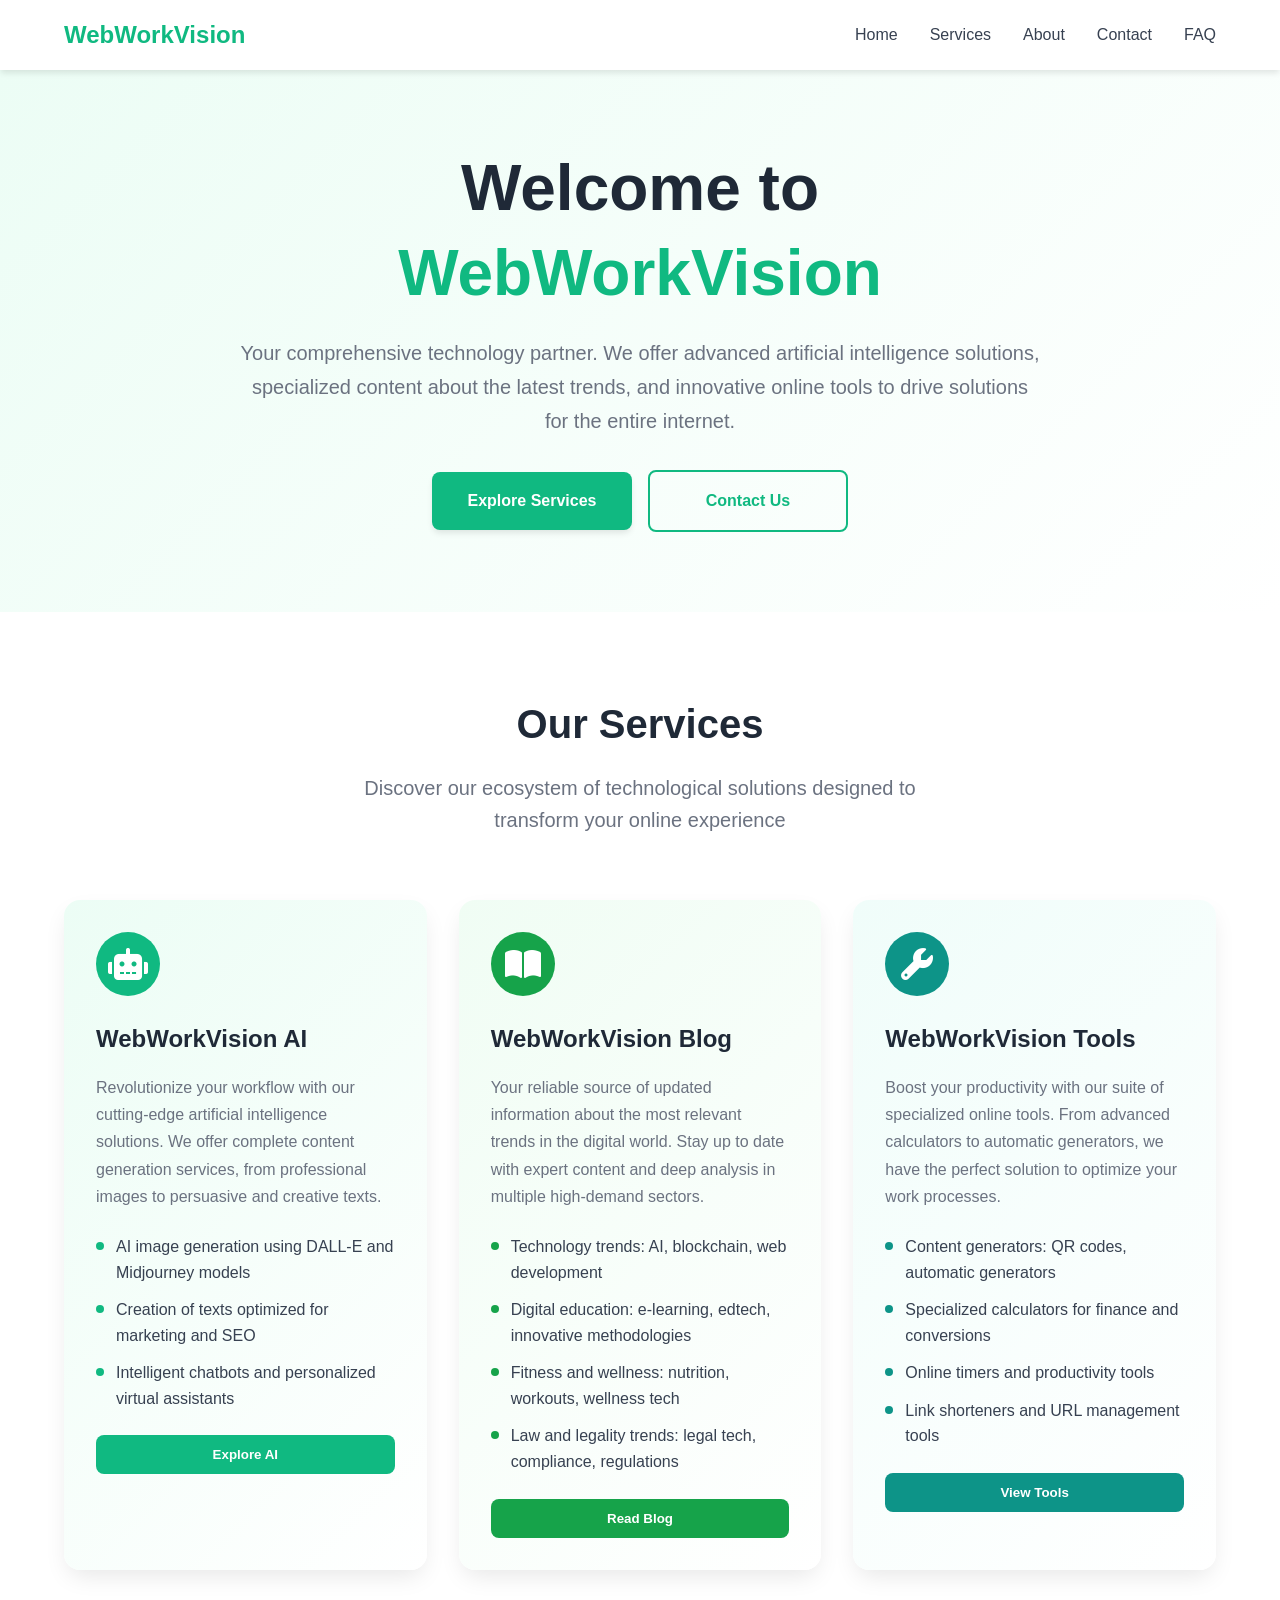
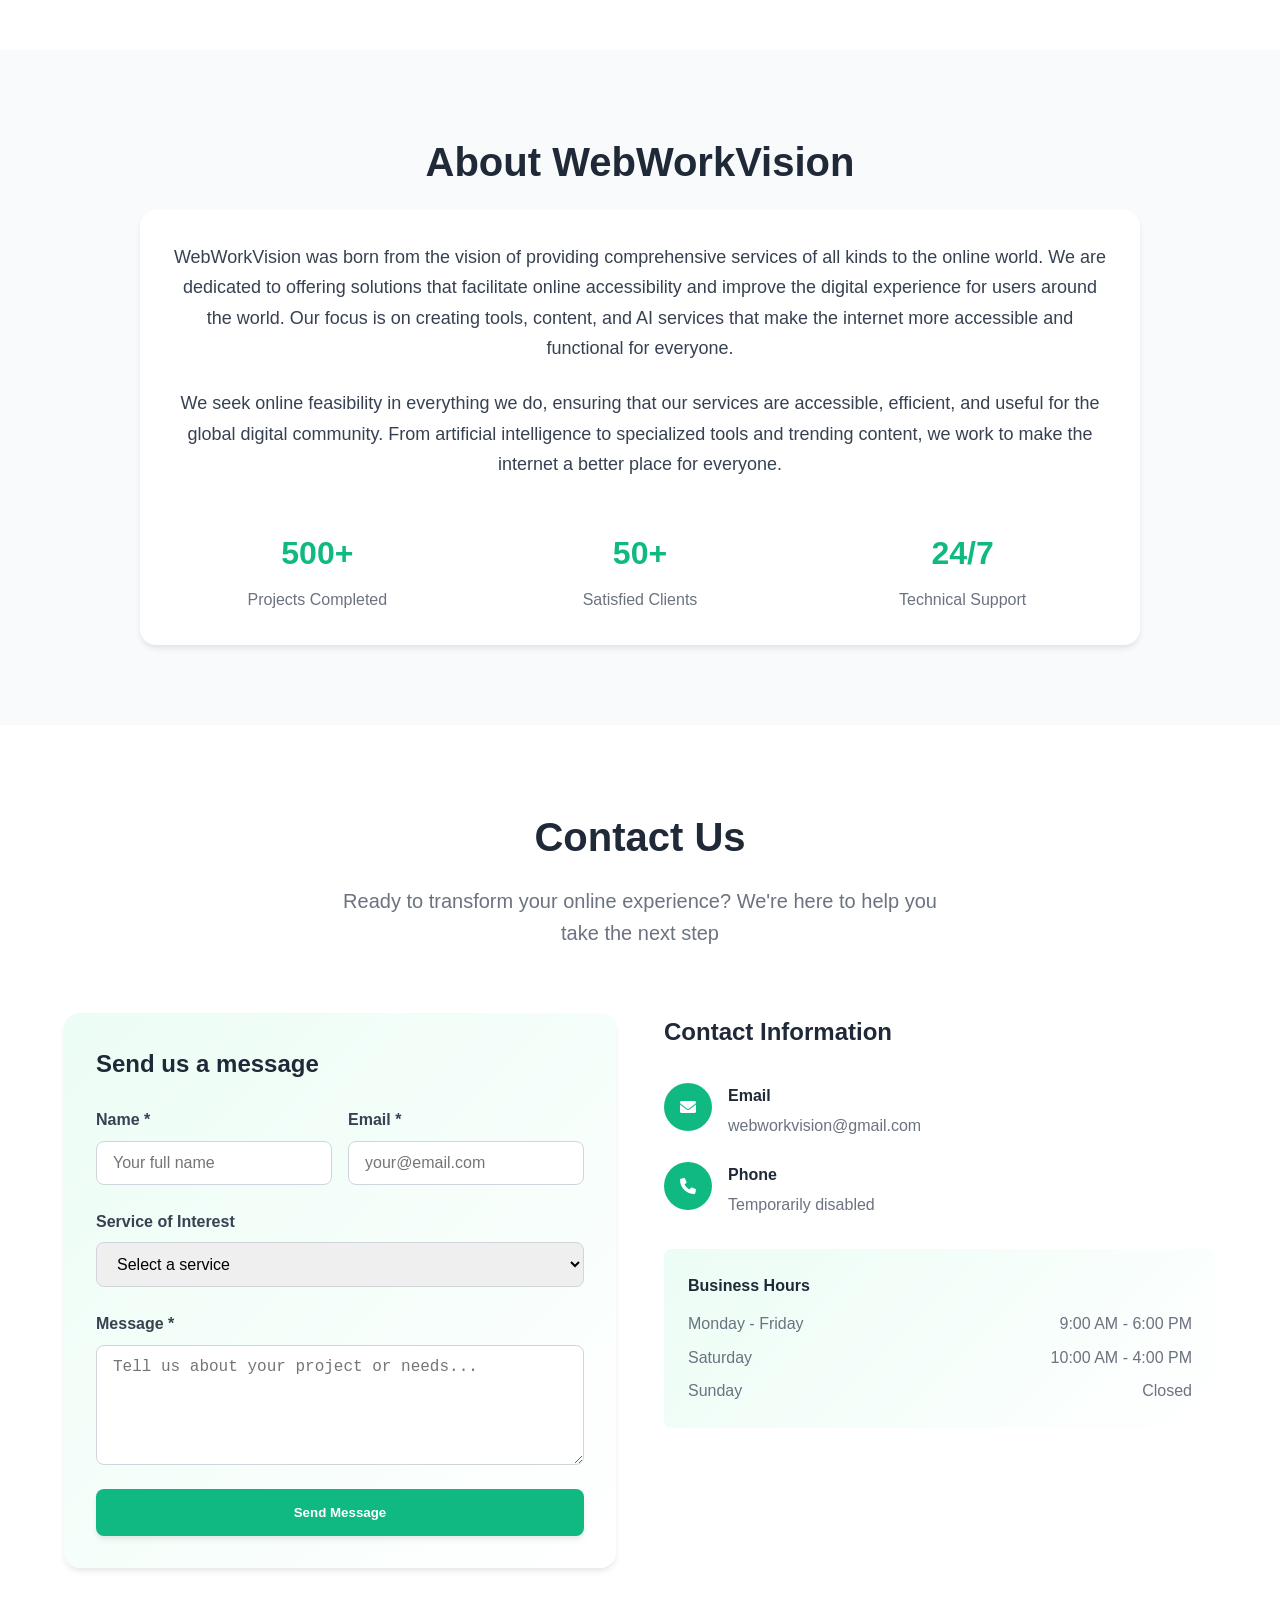
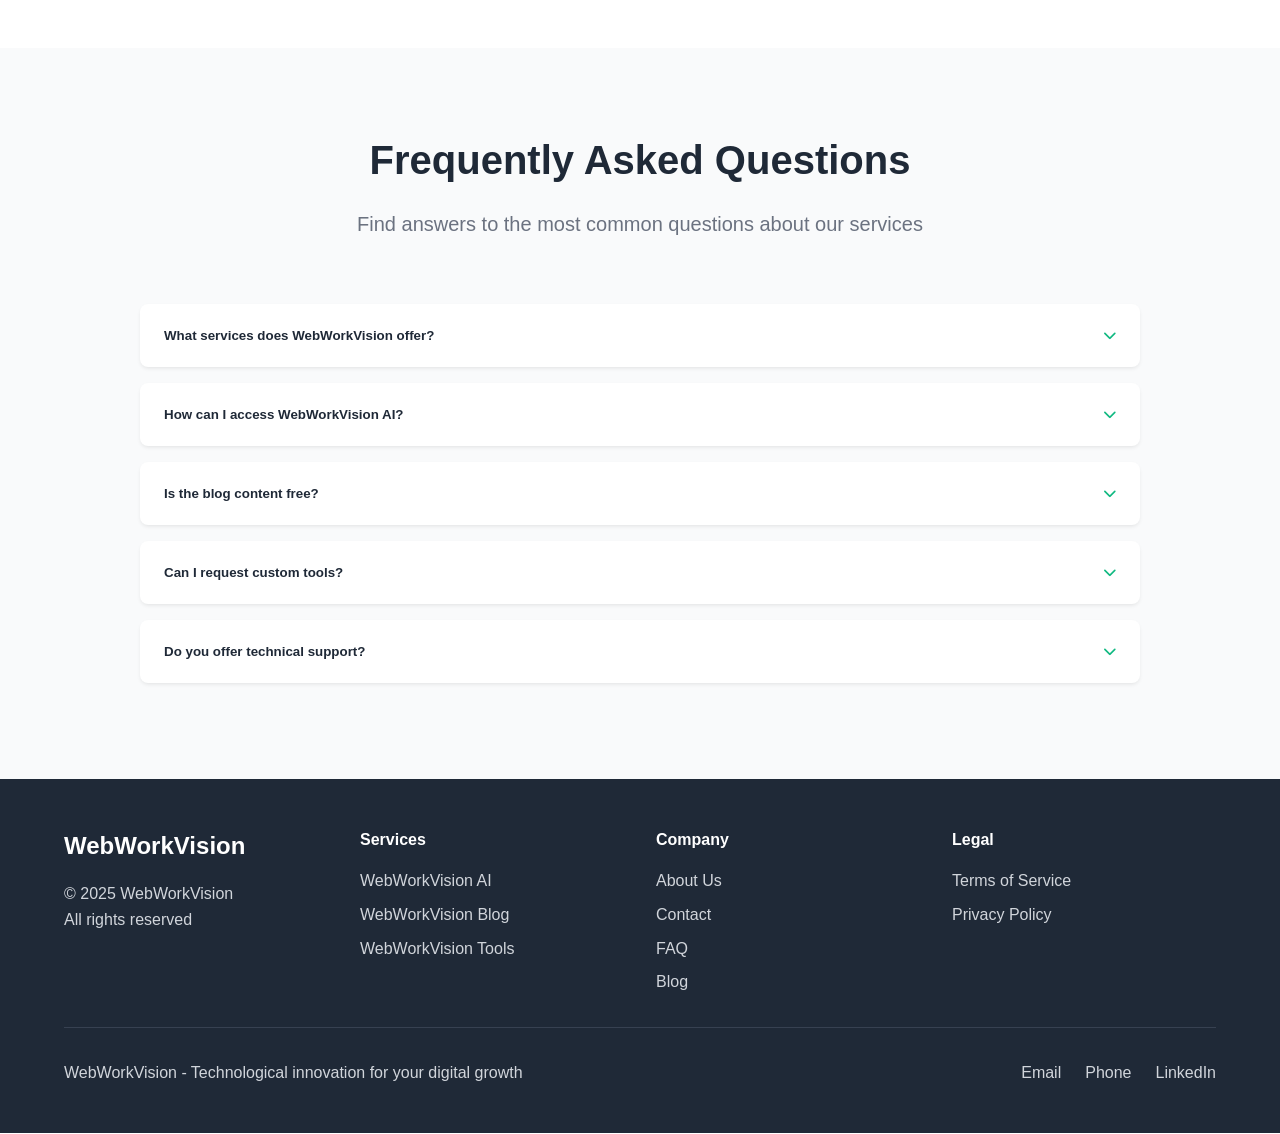
<file: index.html>
<!DOCTYPE html>
<html lang="en">
<head>

<!-- Google tag (gtag.js) -->
<script async src="https://www.googletagmanager.com/gtag/js?id=G-0BDZXG0P7C"></script>
<script>
  window.dataLayer = window.dataLayer || [];
  function gtag(){dataLayer.push(arguments);}
  gtag('js', new Date());

  gtag('config', 'G-0BDZXG0P7C');
</script>

<!-- adsense -->
<script async src="https://pagead2.googlesyndication.com/pagead/js/adsbygoogle.js?client=ca-pub-8509841319706096"
     crossorigin="anonymous"></script>





    <meta charset="UTF-8">
    <meta name="viewport" content="width=device-width, initial-scale=1.0">
    <title>WebWorkVision - Corporate Website</title>
    <link rel="stylesheet" href="styles.css">
    <link href="https://cdnjs.cloudflare.com/ajax/libs/font-awesome/6.0.0/css/all.min.css" rel="stylesheet">
</head>
<body>
    <!-- Header -->
    <header class="header">
        <nav class="nav">
            <div class="nav-container">
                <div class="nav-content">
                    <div class="logo">WebWorkVision</div>
                    
                    <!-- Desktop Menu -->
                    <div class="nav-menu">
                        <a href="#home" class="nav-link">Home</a>
                        <a href="#services" class="nav-link">Services</a>
                        <a href="#about" class="nav-link">About</a>
                        <a href="#contact" class="nav-link">Contact</a>
                        <a href="#faq" class="nav-link">FAQ</a>
                    </div>

                    <!-- Mobile menu button -->
                    <button class="mobile-menu-btn" id="mobileMenuBtn">
                        <i class="fas fa-bars" id="menuIcon"></i>
                    </button>
                </div>

                <!-- Mobile Menu -->
                <div class="mobile-menu" id="mobileMenu">
                    <a href="#home" class="mobile-nav-link">Home</a>
                    <a href="#services" class="mobile-nav-link">Services</a>
                    <a href="#about" class="mobile-nav-link">About</a>
                    <a href="#contact" class="mobile-nav-link">Contact</a>
                    <a href="#faq" class="mobile-nav-link">FAQ</a>
                </div>
            </div>
        </nav>
    </header>

    <!-- Hero Section -->
    <section id="home" class="hero">
        <div class="container">
            <div class="hero-content">
                <h1 class="hero-title">
                    Welcome to
                    <span class="hero-title-accent">WebWorkVision</span>
                </h1>
                <p class="hero-description">
                    Your comprehensive technology partner. We offer advanced artificial intelligence solutions, 
                    specialized content about the latest trends, and innovative online tools 
                    to drive solutions for the entire internet.
                </p>
                <div class="hero-buttons">
                    <a href="#services" class="btn btn-primary">Explore Services</a>
                    <a href="#contact" class="btn btn-secondary">Contact Us</a>
                </div>
            </div>
        </div>
    </section>

    <!-- Services Section -->
    <section id="services" class="services">
        <div class="container">
            <div class="section-header">
                <h2 class="section-title">Our Services</h2>
                <p class="section-description">
                    Discover our ecosystem of technological solutions designed to transform your online experience
                </p>
            </div>

            <div class="services-grid">
                <!-- WebWorkVision AI -->
                <div class="service-card ai-card">
                    <div class="service-icon ai-icon">
                        <i class="fas fa-robot"></i>
                    </div>
                    <h3 class="service-title">WebWorkVision AI</h3>
                    <p class="service-description">
                        Revolutionize your workflow with our cutting-edge artificial intelligence solutions. 
                        We offer complete content generation services, from professional images to 
                        persuasive and creative texts.
                    </p>
                    <div class="service-features">
                        <div class="feature">
                            <div class="feature-dot ai-dot"></div>
                            <span>AI image generation using DALL-E and Midjourney models</span>
                        </div>
                        <div class="feature">
                            <div class="feature-dot ai-dot"></div>
                            <span>Creation of texts optimized for marketing and SEO</span>
                        </div>
                        <div class="feature">
                            <div class="feature-dot ai-dot"></div>
                            <span>Intelligent chatbots and personalized virtual assistants</span>
                        </div>
                    </div>
                    <a href="https://ai.webworkvision.online"><button class="service-btn ai-btn">Explore AI</button></a>
                </div>

                <!-- WebWorkVision Blog -->
                <div class="service-card blog-card">
                    <div class="service-icon blog-icon">
                        <i class="fas fa-book-open"></i>
                    </div>
                    <h3 class="service-title">WebWorkVision Blog</h3>
                    <p class="service-description">
                        Your reliable source of updated information about the most relevant trends in the digital world. 
                        Stay up to date with expert content and deep analysis in multiple high-demand sectors.
                    </p>
                    <div class="service-features">
                        <div class="feature">
                            <div class="feature-dot blog-dot"></div>
                            <span>Technology trends: AI, blockchain, web development</span>
                        </div>
                        <div class="feature">
                            <div class="feature-dot blog-dot"></div>
                            <span>Digital education: e-learning, edtech, innovative methodologies</span>
                        </div>
                        <div class="feature">
                            <div class="feature-dot blog-dot"></div>
                            <span>Fitness and wellness: nutrition, workouts, wellness tech</span>
                        </div>
                        <div class="feature">
                            <div class="feature-dot blog-dot"></div>
                            <span>Law and legality trends: legal tech, compliance, regulations</span>
                        </div>
                    </div>
                    <a href="https://blog.webworkvision.online"><button class="service-btn blog-btn">Read Blog</button></a>
                </div>

                <!-- WebWorkVision Tools -->
                <div class="service-card tools-card">
                    <div class="service-icon tools-icon">
                        <i class="fas fa-wrench"></i>
                    </div>
                    <h3 class="service-title">WebWorkVision Tools</h3>
                    <p class="service-description">
                        Boost your productivity with our suite of specialized online tools. 
                        From advanced calculators to automatic generators, we have the perfect solution 
                        to optimize your work processes.
                    </p>
                    <div class="service-features">
                        <div class="feature">
                            <div class="feature-dot tools-dot"></div>
                            <span>Content generators: QR codes, automatic generators</span>
                        </div>
                        <div class="feature">
                            <div class="feature-dot tools-dot"></div>
                            <span>Specialized calculators for finance and conversions</span>
                        </div>
                        <div class="feature">
                            <div class="feature-dot tools-dot"></div>
                            <span>Online timers and productivity tools</span>
                        </div>
                        <div class="feature">
                            <div class="feature-dot tools-dot"></div>
                            <span>Link shorteners and URL management tools</span>
                        </div>
                    </div>
                    <button class="service-btn tools-btn">View Tools</button>
                </div>
            </div>
        </div>
    </section>

    <!-- About Us Section -->
    <section id="about" class="about">
        <div class="container">
            <div class="about-content">
                <h2 class="section-title">About WebWorkVision</h2>
                <div class="about-card">
                    <p class="about-text">
                        WebWorkVision was born from the vision of providing comprehensive services of all kinds to the online world. 
                        We are dedicated to offering solutions that facilitate online accessibility and improve the digital experience 
                        for users around the world. Our focus is on creating tools, content, and AI services that make the internet 
                        more accessible and functional for everyone.
                    </p>
                    <p class="about-text">
                        We seek online feasibility in everything we do, ensuring that our services are accessible, efficient, and 
                        useful for the global digital community. From artificial intelligence to specialized tools and trending content, 
                        we work to make the internet a better place for everyone.
                    </p>
                    <div class="stats-grid">
                        <div class="stat">
                            <div class="stat-number">500+</div>
                            <div class="stat-label">Projects Completed</div>
                        </div>
                        <div class="stat">
                            <div class="stat-number">50+</div>
                            <div class="stat-label">Satisfied Clients</div>
                        </div>
                        <div class="stat">
                            <div class="stat-number">24/7</div>
                            <div class="stat-label">Technical Support</div>
                        </div>
                    </div>
                </div>
            </div>
        </div>
    </section>

    <!-- Contact Section -->
    <section id="contact" class="contact">
        <div class="container">
            <div class="section-header">
                <h2 class="section-title">Contact Us</h2>
                <p class="section-description">
                    Ready to transform your online experience? We're here to help you take the next step
                </p>
            </div>

            <div class="contact-grid">
                <!-- Contact Form -->
                <div class="contact-form-container">
                    <h3 class="form-title">Send us a message</h3>
                    <form action="https://formsubmit.co/webworkvision@gmail.com" method="POST" class="contact-form">
                        <input type="hidden" name="_captcha" value="false">
                        <input type="hidden" name="_next" value="https://webworkvision.com/thanks">
                        
                        <div class="form-row">
                            <div class="form-group">
                                <label class="form-label">Name *</label>
                                <input type="text" name="name" required class="form-input" placeholder="Your full name">
                            </div>
                            <div class="form-group">
                                <label class="form-label">Email *</label>
                                <input type="email" name="email" required class="form-input" placeholder="your@email.com">
                            </div>
                        </div>
                        
                        <div class="form-group">
                            <label class="form-label">Service of Interest</label>
                            <select name="service" class="form-select">
                                <option value="">Select a service</option>
                                <option value="WebWorkVision AI">WebWorkVision AI</option>
                                <option value="WebWorkVision Blog">WebWorkVision Blog</option>
                                <option value="WebWorkVision Tools">WebWorkVision Tools</option>
                                <option value="General Inquiry">General Inquiry</option>
                            </select>
                        </div>
                        
                        <div class="form-group">
                            <label class="form-label">Message *</label>
                            <textarea name="message" required rows="5" class="form-textarea" placeholder="Tell us about your project or needs..."></textarea>
                        </div>
                        
                        <button type="submit" class="form-submit">Send Message</button>
                    </form>
                </div>

                <!-- Contact Info -->
                <div class="contact-info">
                    <h3 class="contact-info-title">Contact Information</h3>
                    <div class="contact-details">
                        <div class="contact-item">
                            <div class="contact-icon">
                                <i class="fas fa-envelope"></i>
                            </div>
                            <div class="contact-text">
                                <h4>Email</h4>
                                <p>webworkvision@gmail.com</p>
                            </div>
                        </div>
                        
                        <div class="contact-item">
                            <div class="contact-icon">
                                <i class="fas fa-phone"></i>
                            </div>
                            <div class="contact-text">
                                <h4>Phone</h4>
                                <p>Temporarily disabled</p>
                            </div>
                        </div>
                    </div>

                    <div class="business-hours">
                        <h4>Business Hours</h4>
                        <div class="hours-list">
                            <div class="hours-item">
                                <span>Monday - Friday</span>
                                <span>9:00 AM - 6:00 PM</span>
                            </div>
                            <div class="hours-item">
                                <span>Saturday</span>
                                <span>10:00 AM - 4:00 PM</span>
                            </div>
                            <div class="hours-item">
                                <span>Sunday</span>
                                <span>Closed</span>
                            </div>
                        </div>
                    </div>
                </div>
            </div>
        </div>
    </section>

    <!-- FAQ Section -->
    <section id="faq" class="faq">
        <div class="container">
            <div class="section-header">
                <h2 class="section-title">Frequently Asked Questions</h2>
                <p class="section-description">
                    Find answers to the most common questions about our services
                </p>
            </div>

            <div class="faq-container">
                <div class="faq-item">
                    <button class="faq-question">
                        <span>What services does WebWorkVision offer?</span>
                        <i class="fas fa-chevron-down faq-icon"></i>
                    </button>
                    <div class="faq-answer">
                        <p>We offer three main services: WebWorkVision AI for artificial intelligence solutions, WebWorkVision Blog for trending content, and WebWorkVision Tools for specialized online tools.</p>
                    </div>
                </div>

                <div class="faq-item">
                    <button class="faq-question">
                        <span>How can I access WebWorkVision AI?</span>
                        <i class="fas fa-chevron-down faq-icon"></i>
                    </button>
                    <div class="faq-answer">
                        <p>You can access our AI services by contacting us through the form on this page or sending an email to webworkvision@gmail.com. We offer personalized plans according to your needs.</p>
                    </div>
                </div>

                <div class="faq-item">
                    <button class="faq-question">
                        <span>Is the blog content free?</span>
                        <i class="fas fa-chevron-down faq-icon"></i>
                    </button>
                    <div class="faq-answer">
                        <p>Yes, our blog offers free content about the latest trends in technology, education, fitness, law and legality. We also have premium subscriptions for exclusive content and deeper analysis.</p>
                    </div>
                </div>

                <div class="faq-item">
                    <button class="faq-question">
                        <span>Can I request custom tools?</span>
                        <i class="fas fa-chevron-down faq-icon"></i>
                    </button>
                    <div class="faq-answer">
                        <p>Absolutely. Our WebWorkVision Tools team can develop custom online tools according to your specific requirements. Contact us to discuss your project.</p>
                    </div>
                </div>

                <div class="faq-item">
                    <button class="faq-question">
                        <span>Do you offer technical support?</span>
                        <i class="fas fa-chevron-down faq-icon"></i>
                    </button>
                    <div class="faq-answer">
                        <p>Yes, we provide complete technical support for all our services. You can contact us by email or through our support ticket system.</p>
                    </div>
                </div>

               
            </div>
        </div>
    </section>

    <!-- Footer -->
    <footer class="footer">
        <div class="container">
            <div class="footer-grid">
                <div class="footer-section">
                    <h3 class="footer-title">WebWorkVision</h3>
                    <div class="footer-text">
                        <p>© 2025 WebWorkVision</p>
                        <p>All rights reserved</p>
                    </div>
                </div>
                
                <div class="footer-section">
                    <h4 class="footer-heading">Services</h4>
                    <ul class="footer-links">
                        <li><a href="#">WebWorkVision AI</a></li>
                        <li><a href="#">WebWorkVision Blog</a></li>
                        <li><a href="#">WebWorkVision Tools</a></li>
                    </ul>
                </div>
                
                <div class="footer-section">
                    <h4 class="footer-heading">Company</h4>
                    <ul class="footer-links">
                        <li><a href="#about">About Us</a></li>
                        <li><a href="#contact">Contact</a></li>
                        <li><a href="#faq">FAQ</a></li>
                        <li><a href="#">Blog</a></li>
                    </ul>
                </div>
                
                <div class="footer-section">
                    <h4 class="footer-heading">Legal</h4>
                    <ul class="footer-links">
                        <li><a href="terminos.html">Terms of Service</a></li>
                        <li><a href="politica.html">Privacy Policy</a></li>
                    </ul>
                </div>
            </div>
            
            <div class="footer-bottom">
                <div class="footer-bottom-content">
                    <p class="footer-bottom-text">
                        WebWorkVision - Technological innovation for your digital growth
                    </p>
                    <div class="footer-bottom-links">
                        <a href="mailto:webworkvision@gmail.com">Email</a>
                        <a href="#">Phone</a>
                        <a href="#">LinkedIn</a>
                    </div>
                </div>
            </div>
        </div>
    </footer>

    <script src="script.js"></script>
</body>
</html>
</file>
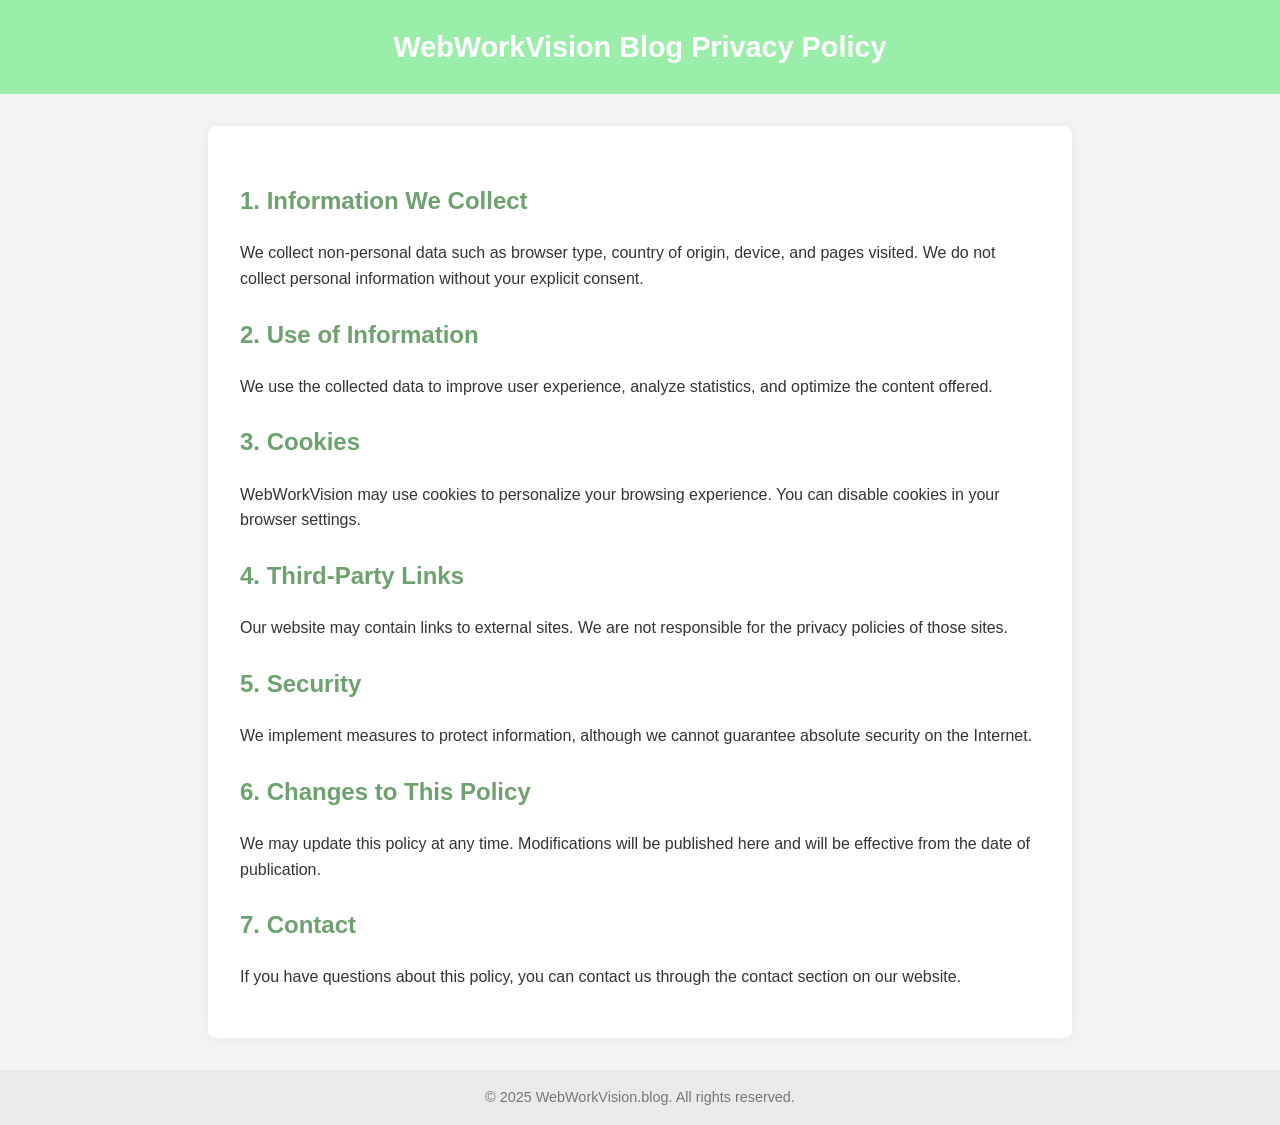
<file: politica.html>
<!DOCTYPE html>
<html lang="es">
<head>
  <meta charset="UTF-8" />
  <meta name="viewport" content="width=device-width, initial-scale=1.0"/>
  <title>Privacy of Policy | WebWorkVision blog</title>
<link rel="icon" href="/favicon.jpeg" type="image/x-icon" />

<link rel="canonical" href="https://webworkvision.online/politica.html" />


  <style>
    body {
      margin: 0;
      font-family: "Segoe UI", sans-serif;
      background-color: #f4f4f4;
      color: #333;
      line-height: 1.6;
    }

    header {
      background-color: #9beeaa;
      color: #fff;
      padding: 1.5rem;
      text-align: center;
    }

    header h1 {
      margin: 0;
      font-size: 1.8rem;
    }

    main {
      max-width: 800px;
      margin: 2rem auto;
      background: #fff;
      padding: 2rem;
      border-radius: 8px;
      box-shadow: 0 0 15px rgba(0,0,0,0.05);
    }

    h2 {
      color: #6da16e;
      margin-top: 1.5rem;
    }

    p {
      margin-bottom: 1rem;
    }

    footer {
      text-align: center;
      padding: 1rem;
      font-size: 0.9rem;
      color: #777;
      background: #eaeaea;
      margin-top: 2rem;
    }

    @media (max-width: 600px) {
      main {
        padding: 1.2rem;
        margin: 1rem;
      }

      header h1 {
        font-size: 1.4rem;
      }
    }
  </style>
</head>
<body>
  <header>
    <h1>WebWorkVision Blog Privacy Policy</h1>
  </header>

  <main>
    <h2>1. Information We Collect</h2>
    <p>We collect non-personal data such as browser type, country of origin, device, and pages visited. We do not collect personal information without your explicit consent.</p>

    <h2>2. Use of Information</h2>
    <p>We use the collected data to improve user experience, analyze statistics, and optimize the content offered.</p>

    <h2>3. Cookies</h2>
    <p>WebWorkVision may use cookies to personalize your browsing experience. You can disable cookies in your browser settings.</p>

    <h2>4. Third-Party Links</h2>
    <p>Our website may contain links to external sites. We are not responsible for the privacy policies of those sites.</p>

    <h2>5. Security</h2>
    <p>We implement measures to protect information, although we cannot guarantee absolute security on the Internet.</p>

    <h2>6. Changes to This Policy</h2>
    <p>We may update this policy at any time. Modifications will be published here and will be effective from the date of publication.</p>

    <h2>7. Contact</h2>
    <p>If you have questions about this policy, you can contact us through the contact section on our website.</p>
  </main>

  <footer>
    &copy; 2025 WebWorkVision.blog. All rights reserved.
  </footer>
</body>
</html>
</file>
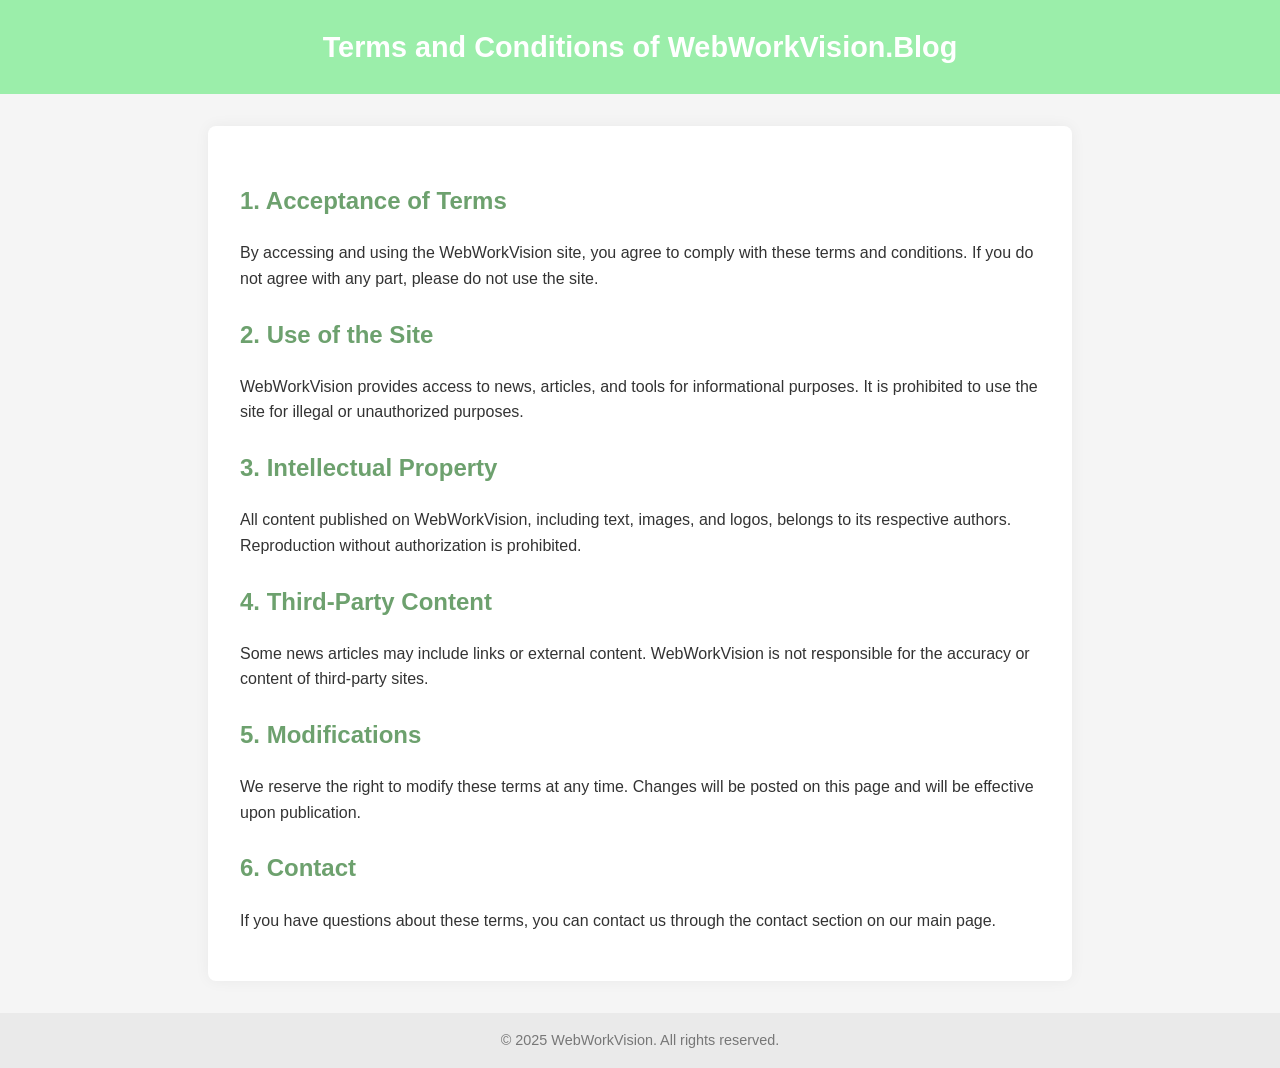
<file: terminos.html>
<!DOCTYPE html>
<html lang="es">
<head>
  <meta charset="UTF-8" />
  <meta name="viewport" content="width=device-width, initial-scale=1.0"/>
  <title>Terms and Conditions | WebWorkVision blog</title>
<link rel="icon" href="../favicon.jpeg" type="image/x-icon" />
  

<link rel="canonical" href="https://webworkvision.online/terminos.html" />

  <style>
    body {
      margin: 0;
      font-family: "Segoe UI", sans-serif;
      background-color: #f5f5f5;
      color: #333;
      line-height: 1.6;
    }

    header {
      background-color: #9beeaa;
      color: #fff;
      padding: 1.5rem;
      text-align: center;
    }

    header h1 {
      margin: 0;
      font-size: 1.8rem;
    }

    main {
      max-width: 800px;
      margin: 2rem auto;
      background: #fff;
      padding: 2rem;
      border-radius: 8px;
      box-shadow: 0 0 15px rgba(0,0,0,0.05);
    }

    h2 {
      color: #6da16e;
      margin-top: 1.5rem;
    }

    p {
      margin-bottom: 1rem;
    }

    footer {
      text-align: center;
      padding: 1rem;
      font-size: 0.9rem;
      color: #777;
      background: #eaeaea;
      margin-top: 2rem;
    }

    @media (max-width: 600px) {
      main {
        padding: 1.2rem;
        margin: 1rem;
      }

      header h1 {
        font-size: 1.4rem;
      }
    }
  </style>
</head>
<body>
  <header>
    <h1>Terms and Conditions of WebWorkVision.Blog</h1>
  </header>

  <main>
    <h2>1. Acceptance of Terms</h2>
    <p>By accessing and using the WebWorkVision site, you agree to comply with these terms and conditions. If you do not agree with any part, please do not use the site.</p>

    <h2>2. Use of the Site</h2>
    <p>WebWorkVision provides access to news, articles, and tools for informational purposes. It is prohibited to use the site for illegal or unauthorized purposes.</p>

    <h2>3. Intellectual Property</h2>
    <p>All content published on WebWorkVision, including text, images, and logos, belongs to its respective authors. Reproduction without authorization is prohibited.</p>

    <h2>4. Third-Party Content</h2>
    <p>Some news articles may include links or external content. WebWorkVision is not responsible for the accuracy or content of third-party sites.</p>

    <h2>5. Modifications</h2>
    <p>We reserve the right to modify these terms at any time. Changes will be posted on this page and will be effective upon publication.</p>

    <h2>6. Contact</h2>
    <p>If you have questions about these terms, you can contact us through the contact section on our main page.</p>
  </main>

  <footer>
    &copy; 2025 WebWorkVision. All rights reserved.
  </footer>
</body>
</html>
</file>
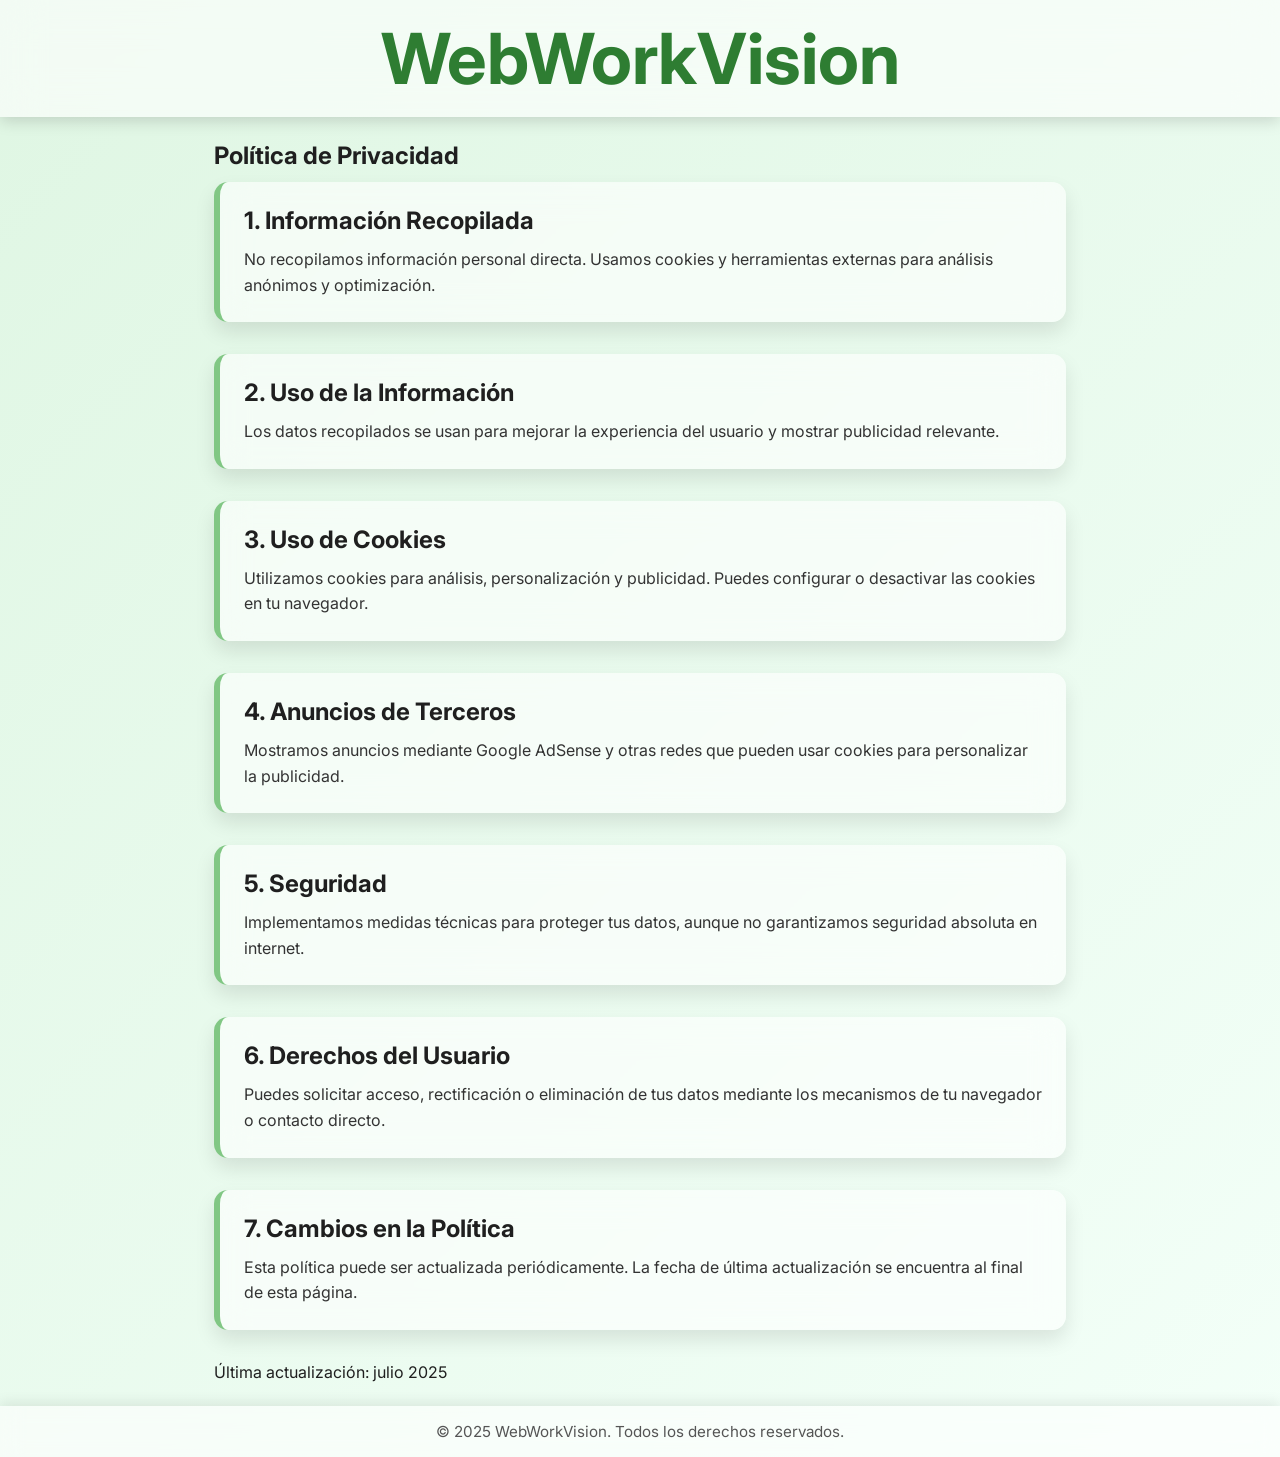
<file: docs/Documentos/politica-privacidad.html>
<!DOCTYPE html>
<html lang="es">
<head>
  <meta charset="UTF-8" />
  <meta name="viewport" content="width=device-width, initial-scale=1" />
  <title>Política de Privacidad - WebWorkVision</title>
  <link rel="stylesheet" href="styleV2.css">
</head>
<body>
  <header>
    <h1>WebWorkVision</h1>
  </header>
  <main>
    <h2 data-emoji="🔐">Política de Privacidad</h2>

    <section>
      <h2 data-emoji="📥">1. Información Recopilada</h2>
      <p>No recopilamos información personal directa. Usamos cookies y herramientas externas para análisis anónimos y optimización.</p>
    </section>

    <section>
      <h2 data-emoji="🛠️">2. Uso de la Información</h2>
      <p>Los datos recopilados se usan para mejorar la experiencia del usuario y mostrar publicidad relevante.</p>
    </section>

    <section>
      <h2 data-emoji="🍪">3. Uso de Cookies</h2>
      <p>Utilizamos cookies para análisis, personalización y publicidad. Puedes configurar o desactivar las cookies en tu navegador.</p>
    </section>

    <section>
      <h2 data-emoji="📢">4. Anuncios de Terceros</h2>
      <p>Mostramos anuncios mediante Google AdSense y otras redes que pueden usar cookies para personalizar la publicidad.</p>
    </section>

    <section>
      <h2 data-emoji="🔒">5. Seguridad</h2>
      <p>Implementamos medidas técnicas para proteger tus datos, aunque no garantizamos seguridad absoluta en internet.</p>
    </section>

    <section>
      <h2 data-emoji="🛑">6. Derechos del Usuario</h2>
      <p>Puedes solicitar acceso, rectificación o eliminación de tus datos mediante los mecanismos de tu navegador o contacto directo.</p>
    </section>

    <section>
      <h2 data-emoji="🔄">7. Cambios en la Política</h2>
      <p>Esta política puede ser actualizada periódicamente. La fecha de última actualización se encuentra al final de esta página.</p>
    </section>

    <p>Última actualización: julio 2025</p>
  </main>
  <footer>
    <p>&copy; 2025 WebWorkVision. Todos los derechos reservados.</p>
  </footer>
</body>
</html>
</file>
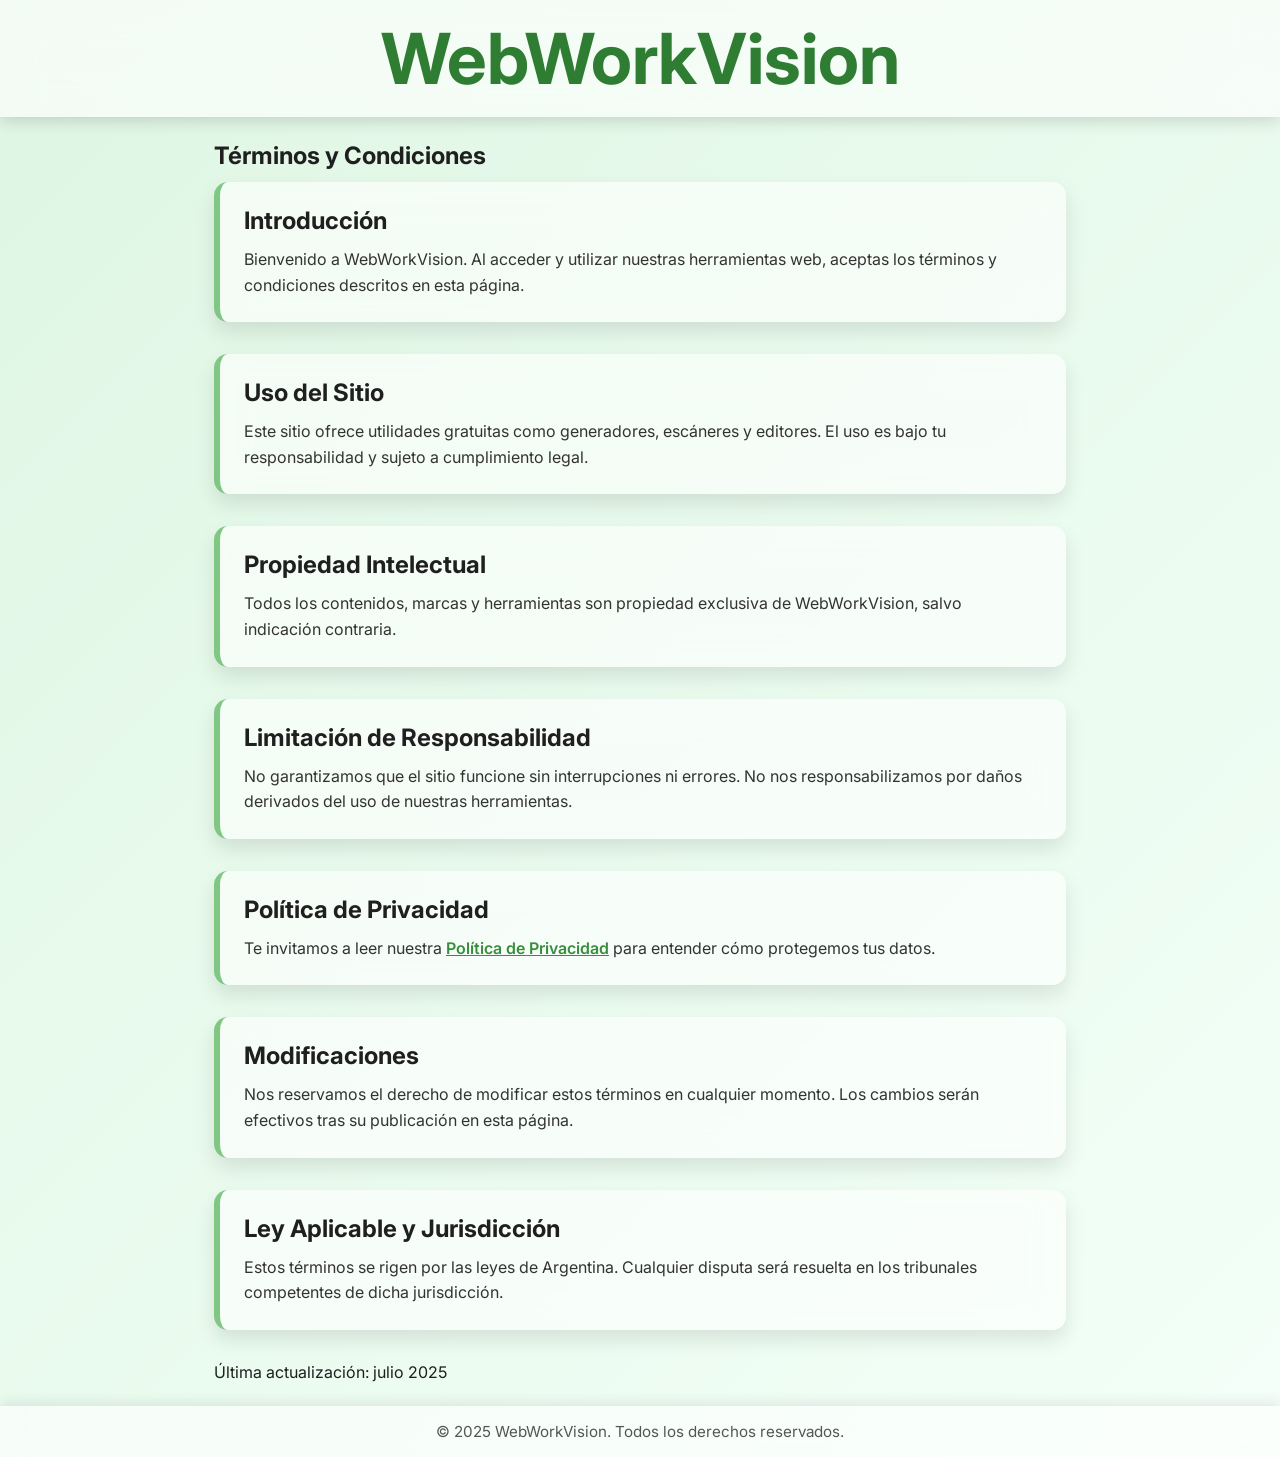
<file: docs/Documentos/terminos-condiciones.html>
<!DOCTYPE html>
<html lang="es">
<head>
  <meta charset="UTF-8" />
  <meta name="viewport" content="width=device-width, initial-scale=1" />
  <title>Términos y Condiciones - WebWorkVision</title>
  <link rel="stylesheet" href="styleV2.css">
</head>
<body>
  <header>
    <h1>WebWorkVision</h1>
  </header>
  <main>
    <h2 data-emoji="📜">Términos y Condiciones</h2>
    
    <section>
      <h2 data-emoji="📝">Introducción</h2>
      <p>Bienvenido a WebWorkVision. Al acceder y utilizar nuestras herramientas web, aceptas los términos y condiciones descritos en esta página.</p>
    </section>
    
    <section>
      <h2 data-emoji="🌐">Uso del Sitio</h2>
      <p>Este sitio ofrece utilidades gratuitas como generadores, escáneres y editores. El uso es bajo tu responsabilidad y sujeto a cumplimiento legal.</p>
    </section>
    
    <section>
      <h2 data-emoji="📘">Propiedad Intelectual</h2>
      <p>Todos los contenidos, marcas y herramientas son propiedad exclusiva de WebWorkVision, salvo indicación contraria.</p>
    </section>
    
    <section>
      <h2 data-emoji="⚠️">Limitación de Responsabilidad</h2>
      <p>No garantizamos que el sitio funcione sin interrupciones ni errores. No nos responsabilizamos por daños derivados del uso de nuestras herramientas.</p>
    </section>
    
    <section>
      <h2 data-emoji="🔗">Política de Privacidad</h2>
      <p>Te invitamos a leer nuestra <a href="politica-privacidad.html">Política de Privacidad</a> para entender cómo protegemos tus datos.</p>
    </section>
    
    <section>
      <h2 data-emoji="🔄">Modificaciones</h2>
      <p>Nos reservamos el derecho de modificar estos términos en cualquier momento. Los cambios serán efectivos tras su publicación en esta página.</p>
    </section>
    
    <section>
      <h2 data-emoji="⚖️">Ley Aplicable y Jurisdicción</h2>
      <p>Estos términos se rigen por las leyes de Argentina. Cualquier disputa será resuelta en los tribunales competentes de dicha jurisdicción.</p>
    </section>
    
    <p>Última actualización: julio 2025</p>
  </main>
  <footer>
    <p>&copy; 2025 WebWorkVision. Todos los derechos reservados.</p>
  </footer>
</body>
</html>
</file>
<file: styles.css>
/* Reset and Base Styles */
* {
    margin: 0;
    padding: 0;
    box-sizing: border-box;
}

body {
    font-family: -apple-system, BlinkMacSystemFont, 'Segoe UI', Roboto, Oxygen, Ubuntu, Cantarell, sans-serif;
    line-height: 1.6;
    color: #333;
    background-color: #ffffff;
}

.container {
    max-width: 1200px;
    margin: 0 auto;
    padding: 0 1.5rem;
}

/* Header Styles */
.header {
    background: #ffffff;
    box-shadow: 0 4px 6px -1px rgba(0, 0, 0, 0.1);
    position: sticky;
    top: 0;
    z-index: 50;
}

.nav {
    padding: 1rem 0;
}

.nav-container {
    max-width: 1200px;
    margin: 0 auto;
    padding: 0 1.5rem;
}

.nav-content {
    display: flex;
    justify-content: space-between;
    align-items: center;
}

.logo {
    font-size: 1.5rem;
    font-weight: bold;
    color: #10B981;
}

.nav-menu {
    display: none;
    gap: 2rem;
}

.nav-link {
    color: #374151;
    text-decoration: none;
    transition: color 0.3s ease;
}

.nav-link:hover {
    color: #10B981;
}

.mobile-menu-btn {
    background: none;
    border: none;
    color: #374151;
    font-size: 1.5rem;
    cursor: pointer;
}

.mobile-menu {
    display: none;
    flex-direction: column;
    gap: 1rem;
    margin-top: 1rem;
    padding-bottom: 1rem;
}

.mobile-nav-link {
    color: #374151;
    text-decoration: none;
    transition: color 0.3s ease;
}

.mobile-nav-link:hover {
    color: #10B981;
}

/* Hero Section */
.hero {
    background: linear-gradient(135deg, #ECFDF5 0%, #ffffff 100%);
    padding: 5rem 0;
    text-align: center;
}

.hero-content {
    max-width: 800px;
    margin: 0 auto;
}

.hero-title {
    font-size: 3rem;
    font-weight: bold;
    color: #1F2937;
    margin-bottom: 1.5rem;
    line-height: 1.2;
}

.hero-title-accent {
    color: #10B981;
    display: block;
    margin-top: 0.5rem;
}

.hero-description {
    font-size: 1.25rem;
    color: #6B7280;
    margin-bottom: 2rem;
    line-height: 1.7;
}

.hero-buttons {
    display: flex;
    flex-direction: column;
    gap: 1rem;
    align-items: center;
}

.btn {
    padding: 1rem 2rem;
    border-radius: 0.5rem;
    font-weight: 600;
    text-decoration: none;
    transition: all 0.3s ease;
    display: inline-block;
    min-width: 200px;
    text-align: center;
}

.btn-primary {
    background: #10B981;
    color: white;
    box-shadow: 0 4px 6px -1px rgba(0, 0, 0, 0.1);
}

.btn-primary:hover {
    background: #059669;
    transform: translateY(-1px);
    box-shadow: 0 8px 15px -3px rgba(0, 0, 0, 0.1);
}

.btn-secondary {
    border: 2px solid #10B981;
    color: #10B981;
    background: transparent;
}

.btn-secondary:hover {
    background: #10B981;
    color: white;
}

/* Services Section */
.services {
    padding: 5rem 0;
    background: #ffffff;
}

.section-header {
    text-align: center;
    margin-bottom: 4rem;
}

.section-title {
    font-size: 2.5rem;
    font-weight: bold;
    color: #1F2937;
    margin-bottom: 1rem;
}

.section-description {
    font-size: 1.25rem;
    color: #6B7280;
    max-width: 600px;
    margin: 0 auto;
}

.services-grid {
    display: grid;
    gap: 2rem;
    grid-template-columns: 1fr;
}

.service-card {
    padding: 2rem;
    border-radius: 1rem;
    box-shadow: 0 10px 25px -5px rgba(0, 0, 0, 0.1);
    transition: all 0.3s ease;
}

.service-card:hover {
    transform: translateY(-5px);
    box-shadow: 0 20px 40px -10px rgba(0, 0, 0, 0.15);
}

.ai-card {
    background: linear-gradient(135deg, #ECFDF5 0%, #ffffff 100%);
}

.blog-card {
    background: linear-gradient(135deg, #F0FDF4 0%, #ffffff 100%);
}

.tools-card {
    background: linear-gradient(135deg, #F0FDFA 0%, #ffffff 100%);
}

.service-icon {
    width: 4rem;
    height: 4rem;
    border-radius: 50%;
    display: flex;
    align-items: center;
    justify-content: center;
    margin-bottom: 1.5rem;
    font-size: 2rem;
    color: white;
}

.ai-icon {
    background: #10B981;
}

.blog-icon {
    background: #16A34A;
}

.tools-icon {
    background: #0D9488;
}

.service-title {
    font-size: 1.5rem;
    font-weight: bold;
    color: #1F2937;
    margin-bottom: 1rem;
}

.service-description {
    color: #6B7280;
    margin-bottom: 1.5rem;
    line-height: 1.7;
}

.service-features {
    margin-bottom: 1.5rem;
}

.feature {
    display: flex;
    align-items: flex-start;
    margin-bottom: 0.75rem;
}

.feature-dot {
    width: 0.5rem;
    height: 0.5rem;
    border-radius: 50%;
    margin-right: 0.75rem;
    margin-top: 0.5rem;
    flex-shrink: 0;
}

.ai-dot {
    background: #10B981;
}

.blog-dot {
    background: #16A34A;
}

.tools-dot {
    background: #0D9488;
}

.feature span {
    color: #374151;
}

.service-btn {
    width: 100%;
    padding: 0.75rem;
    border: none;
    border-radius: 0.5rem;
    font-weight: 600;
    color: white;
    cursor: pointer;
    transition: all 0.3s ease;
}

.ai-btn {
    background: #10B981;
}

.ai-btn:hover {
    background: #059669;
}

.blog-btn {
    background: #16A34A;
}

.blog-btn:hover {
    background: #15803D;
}

.tools-btn {
    background: #0D9488;
}

.tools-btn:hover {
    background: #0F766E;
}

/* About Section */
.about {
    padding: 5rem 0;
    background: #F9FAFB;
}

.about-content {
    max-width: 1000px;
    margin: 0 auto;
    text-align: center;
}

.about-card {
    background: white;
    padding: 2rem;
    border-radius: 1rem;
    box-shadow: 0 4px 6px -1px rgba(0, 0, 0, 0.1);
}

.about-text {
    font-size: 1.125rem;
    color: #374151;
    margin-bottom: 1.5rem;
    line-height: 1.7;
}

.stats-grid {
    display: grid;
    grid-template-columns: repeat(auto-fit, minmax(150px, 1fr));
    gap: 2rem;
    margin-top: 3rem;
}

.stat {
    text-align: center;
}

.stat-number {
    font-size: 2rem;
    font-weight: bold;
    color: #10B981;
    margin-bottom: 0.5rem;
}

.stat-label {
    color: #6B7280;
}

/* Contact Section */
.contact {
    padding: 5rem 0;
    background: #ffffff;
}

.contact-grid {
    display: grid;
    gap: 3rem;
    grid-template-columns: 1fr;
    max-width: 1200px;
    margin: 0 auto;
}

.contact-form-container {
    background: linear-gradient(135deg, #ECFDF5 0%, #ffffff 100%);
    padding: 2rem;
    border-radius: 1rem;
    box-shadow: 0 4px 6px -1px rgba(0, 0, 0, 0.1);
}

.form-title {
    font-size: 1.5rem;
    font-weight: bold;
    color: #1F2937;
    margin-bottom: 1.5rem;
}

.contact-form {
    display: flex;
    flex-direction: column;
    gap: 1.5rem;
}

.form-row {
    display: grid;
    gap: 1rem;
    grid-template-columns: 1fr;
}

.form-group {
    display: flex;
    flex-direction: column;
}

.form-label {
    color: #374151;
    font-weight: 600;
    margin-bottom: 0.5rem;
}

.form-input,
.form-select,
.form-textarea {
    padding: 0.75rem 1rem;
    border: 1px solid #D1D5DB;
    border-radius: 0.5rem;
    font-size: 1rem;
    transition: all 0.3s ease;
}

.form-input:focus,
.form-select:focus,
.form-textarea:focus {
    outline: none;
    border-color: #10B981;
    box-shadow: 0 0 0 3px rgba(16, 185, 129, 0.1);
}

.form-textarea {
    resize: vertical;
    min-height: 120px;
}

.form-submit {
    background: #10B981;
    color: white;
    padding: 1rem;
    border: none;
    border-radius: 0.5rem;
    font-weight: 600;
    cursor: pointer;
    transition: all 0.3s ease;
    box-shadow: 0 4px 6px -1px rgba(0, 0, 0, 0.1);
}

.form-submit:hover {
    background: #059669;
    transform: translateY(-1px);
    box-shadow: 0 8px 15px -3px rgba(0, 0, 0, 0.1);
}

.contact-info {
    display: flex;
    flex-direction: column;
    gap: 2rem;
}

.contact-info-title {
    font-size: 1.5rem;
    font-weight: bold;
    color: #1F2937;
}

.contact-details {
    display: flex;
    flex-direction: column;
    gap: 1.5rem;
}

.contact-item {
    display: flex;
    align-items: flex-start;
}

.contact-icon {
    background: #10B981;
    width: 3rem;
    height: 3rem;
    border-radius: 50%;
    display: flex;
    align-items: center;
    justify-content: center;
    margin-right: 1rem;
    flex-shrink: 0;
    color: white;
}

.contact-text h4 {
    font-weight: 600;
    color: #1F2937;
    margin-bottom: 0.25rem;
}

.contact-text p {
    color: #6B7280;
}

.business-hours {
    background: linear-gradient(135deg, #ECFDF5 0%, #ffffff 100%);
    padding: 1.5rem;
    border-radius: 0.5rem;
}

.business-hours h4 {
    font-weight: 600;
    color: #1F2937;
    margin-bottom: 0.75rem;
}

.hours-list {
    display: flex;
    flex-direction: column;
    gap: 0.5rem;
}

.hours-item {
    display: flex;
    justify-content: space-between;
    color: #6B7280;
}

/* FAQ Section */
.faq {
    padding: 5rem 0;
    background: #F9FAFB;
}

.faq-container {
    max-width: 1000px;
    margin: 0 auto;
}

.faq-item {
    margin-bottom: 1rem;
}

.faq-question {
    width: 100%;
    background: white;
    padding: 1.5rem;
    border: none;
    border-radius: 0.5rem;
    box-shadow: 0 2px 4px -1px rgba(0, 0, 0, 0.1);
    cursor: pointer;
    text-align: left;
    display: flex;
    justify-content: space-between;
    align-items: center;
    font-weight: 600;
    color: #1F2937;
    transition: all 0.3s ease;
}

.faq-question:hover {
    box-shadow: 0 4px 6px -1px rgba(0, 0, 0, 0.1);
}

.faq-icon {
    color: #10B981;
    transition: transform 0.3s ease;
}

.faq-item.active .faq-icon {
    transform: rotate(180deg);
}

.faq-answer {
    background: #ECFDF5;
    padding: 0;
    max-height: 0;
    overflow: hidden;
    transition: all 0.3s ease;
    border-radius: 0 0 0.5rem 0.5rem;
}

.faq-item.active .faq-answer {
    padding: 1.5rem;
    max-height: 200px;
    border-top: 1px solid #D1FAE5;
}

.faq-answer p {
    color: #374151;
    line-height: 1.7;
}

/* Footer */
.footer {
    background: #1F2937;
    color: white;
    padding: 3rem 0;
}

.footer-grid {
    display: grid;
    gap: 2rem;
    grid-template-columns: repeat(auto-fit, minmax(200px, 1fr));
    margin-bottom: 2rem;
}

.footer-title {
    font-size: 1.5rem;
    font-weight: bold;
    margin-bottom: 1rem;
}

.footer-text {
    color: #D1D5DB;
}

.footer-heading {
    font-weight: 600;
    margin-bottom: 1rem;
}

.footer-links {
    list-style: none;
    display: flex;
    flex-direction: column;
    gap: 0.5rem;
}

.footer-links a {
    color: #D1D5DB;
    text-decoration: none;
    transition: color 0.3s ease;
}

.footer-links a:hover {
    color: #10B981;
}

.footer-bottom {
    border-top: 1px solid #374151;
    padding-top: 2rem;
}

.footer-bottom-content {
    display: flex;
    flex-direction: column;
    align-items: center;
    gap: 1rem;
    text-align: center;
}

.footer-bottom-text {
    color: #D1D5DB;
}

.footer-bottom-links {
    display: flex;
    gap: 1.5rem;
}

.footer-bottom-links a {
    color: #D1D5DB;
    text-decoration: none;
    transition: color 0.3s ease;
}

.footer-bottom-links a:hover {
    color: #10B981;
}

/* Responsive Design */
@media (min-width: 640px) {
    .hero-buttons {
        flex-direction: row;
        justify-content: center;
    }

    .form-row {
        grid-template-columns: 1fr 1fr;
    }

    .footer-bottom-content {
        flex-direction: row;
        justify-content: space-between;
    }
}

@media (min-width: 768px) {
    .nav-menu {
        display: flex;
    }

    .mobile-menu-btn {
        display: none;
    }

    .hero-title {
        font-size: 4rem;
    }

    .services-grid {
        grid-template-columns: repeat(auto-fit, minmax(300px, 1fr));
    }

    .contact-grid {
        grid-template-columns: 1fr 1fr;
    }
}

@media (min-width: 1024px) {
    .services-grid {
        grid-template-columns: repeat(3, 1fr);
    }
}

/* Smooth scrolling */
html {
    scroll-behavior: smooth;
}

/* Animation classes */
.fade-in {
    opacity: 0;
    transform: translateY(20px);
    transition: all 0.6s ease;
}

.fade-in.visible {
    opacity: 1;
    transform: translateY(0);
}
</file>
<file: docs/Documentos/styleV2.css>
@import url('https://fonts.googleapis.com/css2?family=Inter:wght@400;600;800&display=swap');

* {
  margin: 0;
  padding: 0;
  box-sizing: border-box;
}

html, body {
  font-family: 'Inter', sans-serif;
  background: linear-gradient(135deg, #dff6e3, #f3fff8);
  color: #1f1f1f;
  min-height: 100vh;
  overflow-x: hidden;
  display: flex;
  flex-direction: column;
}

header {
  position: sticky;
  top: 0;
  width: 100%;
  background: rgba(255, 255, 255, 0.6);
  backdrop-filter: blur(20px);
  -webkit-backdrop-filter: blur(20px);
  padding: 1rem 1.5rem;
  text-align: center;
  font-size: 2.2rem;
  font-weight: 800;
  color: #2e7d32;
  box-shadow: 0 4px 15px rgba(0, 0, 0, 0.15);
  z-index: 10;
}

main {
  flex: 1;
  width: 100%;
  max-width: 900px;
  margin: 0 auto;
  padding: 1.5rem;
}

section {
  margin-bottom: 2rem;
  padding: 1.5rem;
  background: rgba(255, 255, 255, 0.6);
  backdrop-filter: blur(16px);
  -webkit-backdrop-filter: blur(16px);
  border-radius: 14px;
  box-shadow: 0 10px 20px rgba(0, 0, 0, 0.1);
  border-left: 6px solid #81c784;
}

h2 {
  font-size: 1.5rem;
  margin-bottom: 0.75rem;
  display: flex;
  align-items: center;
  gap: 0.5rem;
}

section p {
  font-size: 1rem;
  line-height: 1.6;
  color: #333;
}

a {
  color: #388e3c;
  text-decoration: underline;
  font-weight: 600;
  word-break: break-word;
}

footer {
  background: rgba(255, 255, 255, 0.6);
  backdrop-filter: blur(10px);
  -webkit-backdrop-filter: blur(10px);
  text-align: center;
  padding: 1rem;
  font-size: 0.95rem;
  color: #555;
  box-shadow: 0 -4px 12px rgba(0, 0, 0, 0.08);
  margin-top: auto;
}

@media (max-width: 600px) {
  header {
    font-size: 1.6rem;
    padding: 1rem;
  }

  h2 {
    font-size: 1.2rem;
  }

  section {
    padding: 1rem;
  }

  main {
    padding: 1rem;
  }
}
</file>
